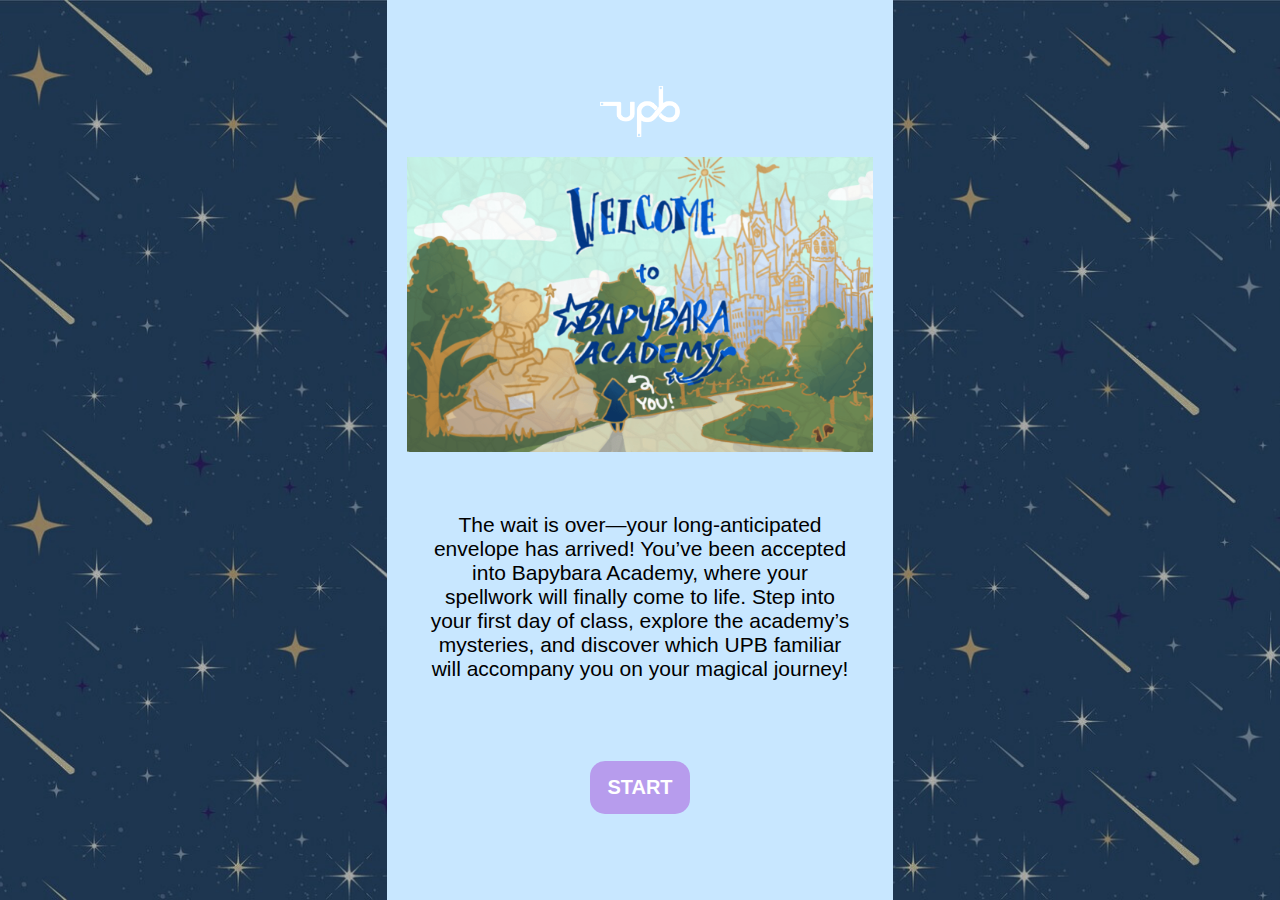
<file: index.html>
<html lang="en">
<head>
    <meta charset="UTF-8">
    <meta name="viewport" content="width=device-width, initial-scale=1.0">
    <link rel="stylesheet" href="index2.css">
    <title>Bapybara Academy</title>
</head>
<body>  
  <div class="centered-content">
    <img src="pictures/upb.png" alt="titlepage" class="image3"/>
    <img src="pictures/0-Title.png" alt="titlepage" class="image2"/>
    <div class="title-text">
      <p>The wait is over—your long-anticipated envelope has arrived! You’ve been accepted into Bapybara Academy, where your 
      spellwork will finally come to life. Step into your first day of class, explore the academy’s mysteries, and discover 
      which UPB familiar will accompany you on your magical journey!</p>
    </div>
    <button class="button-primary" onclick="location.href='journey2.html'">START</button>
  </div>
</body>
</html>
</file>
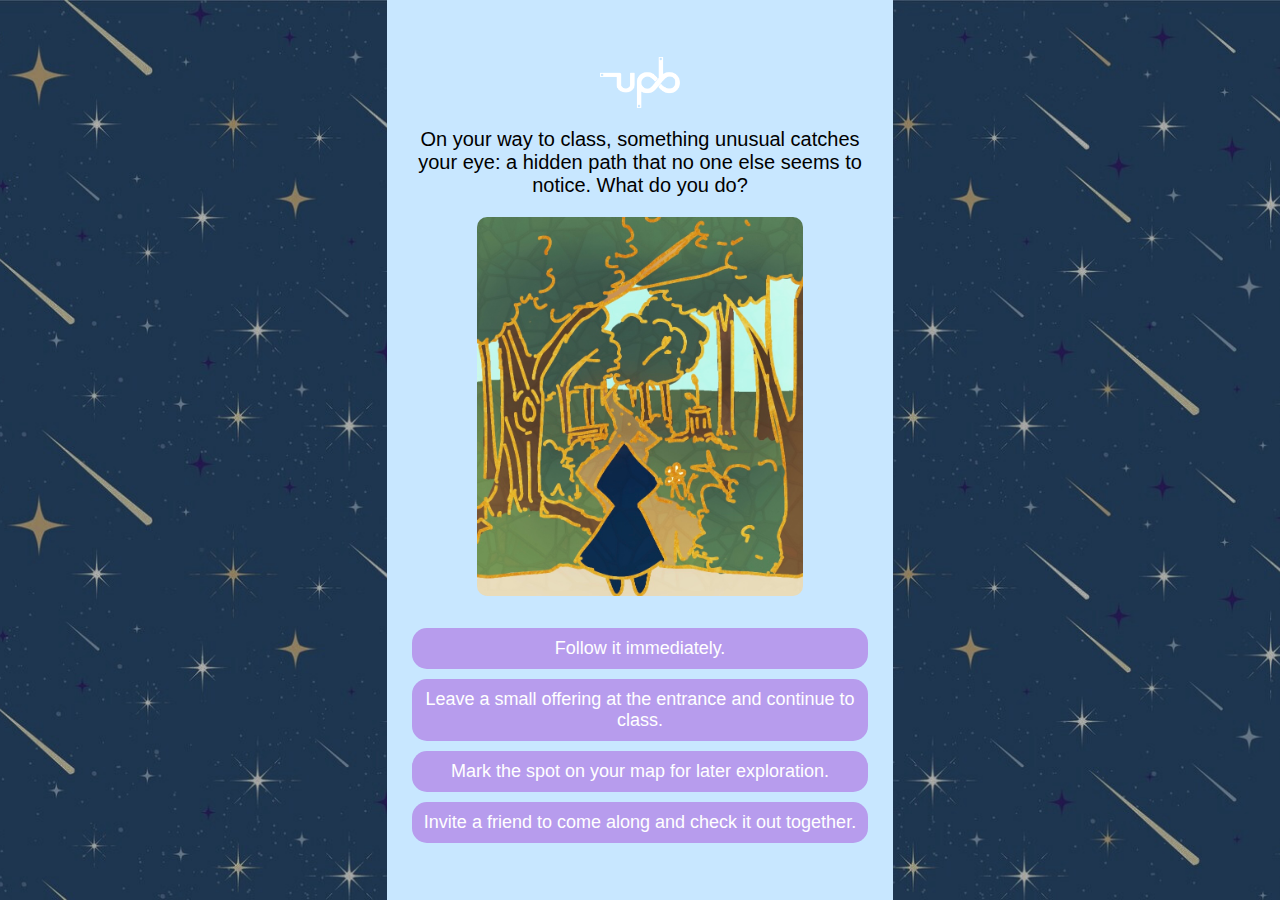
<file: journey2.html>
<!DOCTYPE html>
<html lang="en">
<head>
    <meta charset="UTF-8">
    <meta name="viewport" content="width=device-width, initial-scale=1.0">
    <link rel="stylesheet" href="index2.css">
    <title>Bapybara Academy</title>
</head>
<body>
    <div class="centered-content">
        <img src="pictures/upb.png" alt="titlepage" class="image3"/>
        <div id="question-container"></div>
        <div id="final-results-container"></div>
        <div id="choices-container"></div>
    </div>

    <script>
        const questions = [
            {
                text: "On your way to class, something unusual catches your eye: a hidden path that no one else seems to notice. What do you do?",
                image: "pictures/1.png",
                choices: [
                    { text: "Follow it immediately.", pathway: 1 },
                    { text: "Leave a small offering at the entrance and continue to class.", pathway: [0, 4] },
                    { text: "Mark the spot on your map for later exploration.", pathway: 3 },
                    { text: "Invite a friend to come along and check it out together.", pathway: [2, 5] }
                ]
            },
            {
            text: "Walking through the path, your eyes start to wander. What do you notice in your exploration?",
            image: "pictures/2.png",
            choices: [{ text: "A beautiful fountain.", pathway: 0 },
                { text: "A sparkling golden coin", pathway: [1, 2] },
                { text: "A statue of a hero wielding a sword.", pathway: [3, 5] },
                { text: "A large elk with white horns.", pathway: 4 },]
            },
            {
            text: "The path leads you to a glowing tree deep in the woods. A note is attached to one of the branches. What do you do next?",
            image: "pictures/3.png",
            choices: [{ text: "Climb the branch to grab the note.", pathway: 2 },
                { text: "Ask the tree politely if you can take it.", pathway: [0, 5] },
                { text: "Cast a spell to retrieve it.", pathway: 3 },
                { text: "Jump up and take the note.", pathway: [4, 1] },]
            },
            {
            text: "The note reveals a riddle about a hidden treasure in Bapybara Academy. How do you begin your search?",
            image: "pictures/4.png",
            choices: [{ text: "Run back to the academy and start looking for clues in small crevices.", pathway: 4 },
                { text: "Do research in old books and maps to decipher the riddle.", pathway: [3, 5] },
                { text: "Walk near the water to see if the answer will reveal itself naturally.", pathway: 0 },
                { text: "Recruit your classmates to form a treasure hunting team.", pathway: [4, 2] },]
            },
            {
            text: "While searching, you stumble upon a locked door with strange symbols. What’s your next move?",
            image: "pictures/5.png",
            choices: [{ text: "Trace the symbols and see if they react to touch.", pathway: 4 },
                { text: "Try to knock the door down.", pathway: [2, 1] },
                { text: "Whisper a spell and watch carefully.", pathway: 3 },
                { text: "Knock and introduce yourself to whatever is behind the door.", pathway: [0, 5] },]
            },
            {
            text: "The door opens to reveal a secret underground room. Inside, you see a pedestal with an ancient artifact. What do you do?",
            image: "pictures/6.png",
            choices: [{ text: "Pick up the artifact without hesitation.", pathway: 1 },
                { text: "Examine the artifact closely before making a decision.", pathway: [3, 5] },
                { text: "Circle the room, admiring the artifacts without touching anything.", pathway: 0 },
                { text: "Call your friends to take a look at the artifact together.", pathway: [2, 4] },]
            },
            {
            text: "Ultimately, you pick up the artifact. But suddenly, the ground begins to shake! How do you react?",
            image: "pictures/7.png",
            choices: [{ text: "Stand your ground and prepare for whatever comes next.", pathway: [5, 2] },
                { text: "Quickly place the artifact back and apologize.", pathway: [4, 0] },
                { text: "Use magic to try to stabilize the ground.", pathway: 3 },
                { text: "Run towards the exit, carrying the artifact with you.", pathway: 1 },]
            },
            {
            text: "You emerge from the underground room to find the sky swirling with colors. A mysterious figure approaches. How do you greet them?",
            image: "pictures/8.png",
            choices: [{ text: "Bow respectfully and await their message.", pathway: 0 },
                { text: "Ask them directly who they are and what they want.", pathway: [1, 3] },
                { text: "Offer them the artifact as a peace offering.", pathway: 4 },
                { text: "Stand beside your friends and greet them together.", pathway: [2, 5] },]
            },
            {
            text: "The figure tells you the artifact holds great power and offers to teach you how to use it. How do you respond?",
            image: "pictures/9.png",
            choices: [{ text: "Eagerly accept and ask to start right away.", pathway: 1 },
                { text: "Agree, but insist on taking your time to learn carefully.", pathway: [3 ,5] },
                { text: "Thank them but decide to let the artifact rest for now.", pathway: 0 },
                { text: "Accept and invite your classmates to join in on the lessons.", pathway: [2, 4] },]
            },
            {
            text: "During training, you accidentally unleash a burst of energy. What do you do next?",
            image: "pictures/10.png",
            choices: [{ text: "Laugh it off.", pathway: 1 },
                { text: "Apologize and try to fix the damage.", pathway: [4, 0] },
                { text: "Analyze what went wrong to avoid repeating the mistake.", pathway: 3 },
                { text: "Turn the accident into a game and invite others to join.", pathway: [5, 2] },]
            },
            {
            text: "With your newfound skills, what do you want to create to show off your powers?",
            image: "pictures/11.png",
            choices: [{ text: "A fiery beacon at the top of the academy.", pathway: 2 },
                { text: "A magical garden that blooms forever.", pathway: [4, 0] },
                { text: "A hidden library filled with magic scrolls.", pathway: 3 },
                { text: "A winged statue that watches over the academy.", pathway: [1, 5] },]
            }
        ];
    
        let currentQuestionIndex = 0;
        let score = [0, 0, 0, 0, 0, 0];
    
        // Function to load the question and choices
        function loadQuestion() {
            console.log(currentQuestionIndex)
            if (currentQuestionIndex < questions.length) {
                const question = questions[currentQuestionIndex];
            document.getElementById('question-container').innerHTML = `
                <p>${question.text}</p>
                <img src="${question.image}" class="image">
            `;
            document.getElementById('final-results-container').innerHTML = '';
    
            // Clear previous choices
            document.getElementById('choices-container').innerHTML = '';
    
            // Create buttons for the choices
            question.choices.forEach((choice) => {
            const button = document.createElement("button");
            button.innerText = choice.text;
            button.onclick = () => handleChoice(choice.pathway);
            document.getElementById("choices-container").appendChild(button);
            });
            } else {
            showResult();
            }
        }
  
        // Handle user's choice
        function handleChoice(pathway) {
    if (Array.isArray(pathway)) {
        // If pathway is an array, increment score for each pathway
        pathway.forEach((path) => {
            score[path]++; // Increment score for each pathway in the array
        });
    } else {
        // If pathway is a single value, increment score for that pathway
        score[pathway]++;
    }

    // Move to the next question
    currentQuestionIndex++;

    // Load the next question
    loadQuestion();
}
  
        // Show the result based on scores
        function showResult() {
            console.log("Pathway Scores:", score);
            const maxScore = Math.max(...score);
            const tiedIndexes = score
                .map((score, index) => (score === maxScore ? index : -1))
                . filter(index => index !== -1); // Find all indexes with the max score
            console.log("Max Score:", maxScore);
            console.log("Tied Indexes:", tiedIndexes);

            // Randomly select one of the tied pathways
            const randomIndex = tiedIndexes[Math.floor(Math.random() * tiedIndexes.length)];
            const pathwayIndex = randomIndex

            let resultMessage;
            let resultimageSrc;

            switch (pathwayIndex) {
            case 0:
                resultMessage = "Mermaid Bara";
                resultimageSrc = "pictures/mer.png";
                break;
            case 1:
                resultMessage = "Dragon Bara";
                resultimageSrc = "pictures/dra.png";
                break;
            case 2:
                resultMessage = "Phoenix Bara";
                resultimageSrc = "pictures/pho.png";
                break;
            case 3:
                resultMessage = "Wizard Bara";
                resultimageSrc = "pictures/wiz.png";
                break;
            case 4:
                resultMessage = "Fairy Bara";
                resultimageSrc = "pictures/fai.png";
                break;
            case 5:
                resultMessage = "Golem Bara";
                resultimageSrc = "pictures/gol.png";
                break;
            default:
                resultMessage = "Not Bara";
                resultimageSrc = "pictures/0-Title.png";
            }
    
            document.getElementById('final-results-container').innerHTML = `
            <h2>${resultMessage}</h2>
            <img src="${resultimageSrc}" alt="${resultMessage}" class="image2">
            `;
            document.getElementById('question-container').innerHTML = '';
            document.getElementById('choices-container').innerHTML = '';
        }
        loadQuestion();
    </script>
  </body>
  </html>
</file>
<file: index2.css>
body, html {
    height: 100%;
    margin: 0;
    display: flex;
    align-items: center;
    justify-content: center;
    background-image: url("pictures/star.png"); 
    background-size: cover; /* Ensures it covers the viewport */
    background-repeat: no-repeat; /* Prevent tiling */
    background-position: center;
    overflow: hidden;
}

.centered-content {
    width: 100vw; /* full viewport width */
    height: calc(100vw * (16 / 9)); /* maintain 9:16 aspect ratio */
    max-height: 100vh; /* full viewport height */
    max-width: calc(100vh * (9 / 16));
    padding: 20px;
    background-color: #C8E7FF;
    box-shadow: 0 0 10px rgba(0,0,0,0.1);
    text-align: center;
    box-sizing: border-box;
    display: flex;
    flex-direction: column;
    align-items: center;
    justify-content: center;
    overflow: auto;
    overflow-x: hidden;
    font-family: 'Comic Sans MS', sans-serif;
    font-size: 20px;
}

.title-text{
    font-size: 21px;
    margin: 20px;
    margin-bottom: 3vh;
}

/* Question and image styling */
#question-container {
    display: flex;
    flex-direction: column;
    align-items: center;
    margin-bottom: .01vh;
    gap: 0px;
}

#question-container img {
    max-width: 70%;
    height: auto;
}

/* Choices container */
#choices-container {
    display: flex;
    flex-direction: column; 
    gap: 10px;
    align-items: center; /
}

#final-results-container{
    display: flex;
    flex-direction: column;
    align-items: center;
    gap: 20px;
}

#final-results-container img {
    width: calc(100vh * (9 / 16));
    height: auto;
    border-radius: 10px; 
}

/* Button Settings */

.button-primary {
    padding: 15px 40px;
    width: 70vw;
    max-width: 100px;
    font-family: 'Comic Sans MS', sans-serif;
    font-weight: bold;
    font-size: 20px; 
    color: white;
    background-color: #B79CED;
    border: none;
    border-radius: 15px;
    cursor: pointer;
    transition: background-color 0.3s ease;
    text-align: center;
}
.button-primary:hover {
    background-color: #be73da;
}

button {
    padding: 10px 10px;
    width: 85vw;
    max-width: calc(90vh * (9 / 16)); 
    font-family: 'Comic Sans MS', sans-serif;
    font-size: 18px; 
    display: flex;
    flex-direction: column; 
    align-items: center; 
    color: white;
    background-color: #B79CED;
    border: none;
    border-radius: 15px;
    cursor: pointer;
    transition: background-color 0.3s ease;
}

button:first-of-type {
    margin-top: 2rem;
}
button:last-of-type {
    margin-bottom: 20px;
}
button:hover {
    background-color: #be73da;
}

/* Image styling */
.image {
    width: 70%;
    height: auto;
    max-width: 100%;
    border-radius: 10px;
    display: block;
    margin: 0 auto;
    object-fit: contain;
}

.image2 {
    width: 100%;
    height: auto;
    max-width: 100%;
    display: block;
    margin: 20px;
    object-fit: contain;   
}

.image3 {
    width: 80px;
    height: auto;
    max-width: 80px;
    display: block;
    margin-bottom: 0px;
    margin-top: 20px;
    object-fit: contain;   
}


@media (hover: hover) {
    .choice-button:hover {
        background-color: #e25a0a; /* Slightly darker background on hover */
    }
}
.choice-button:focus {
    background-color: #9b4a25; /* Slightly darker background on hover */
}
.story-text {
    font-size: 20px;
    margin-bottom: 1rem; /* Space above the choices container */
/* padding-bottom: 5rem; */
}

.image {
    max-width: 70%; /* Set max width of image container */
    margin: 0 auto; /* Center the image horizontally */
}

.image-container img {
    width: 100%; /* Make the image fill its container */
    height: auto; /* Maintain aspect ratio */
    display: block; /* Remove any extra space */
    max-width: 100%; /* Ensure image does not exceed its container */
}
</file>
